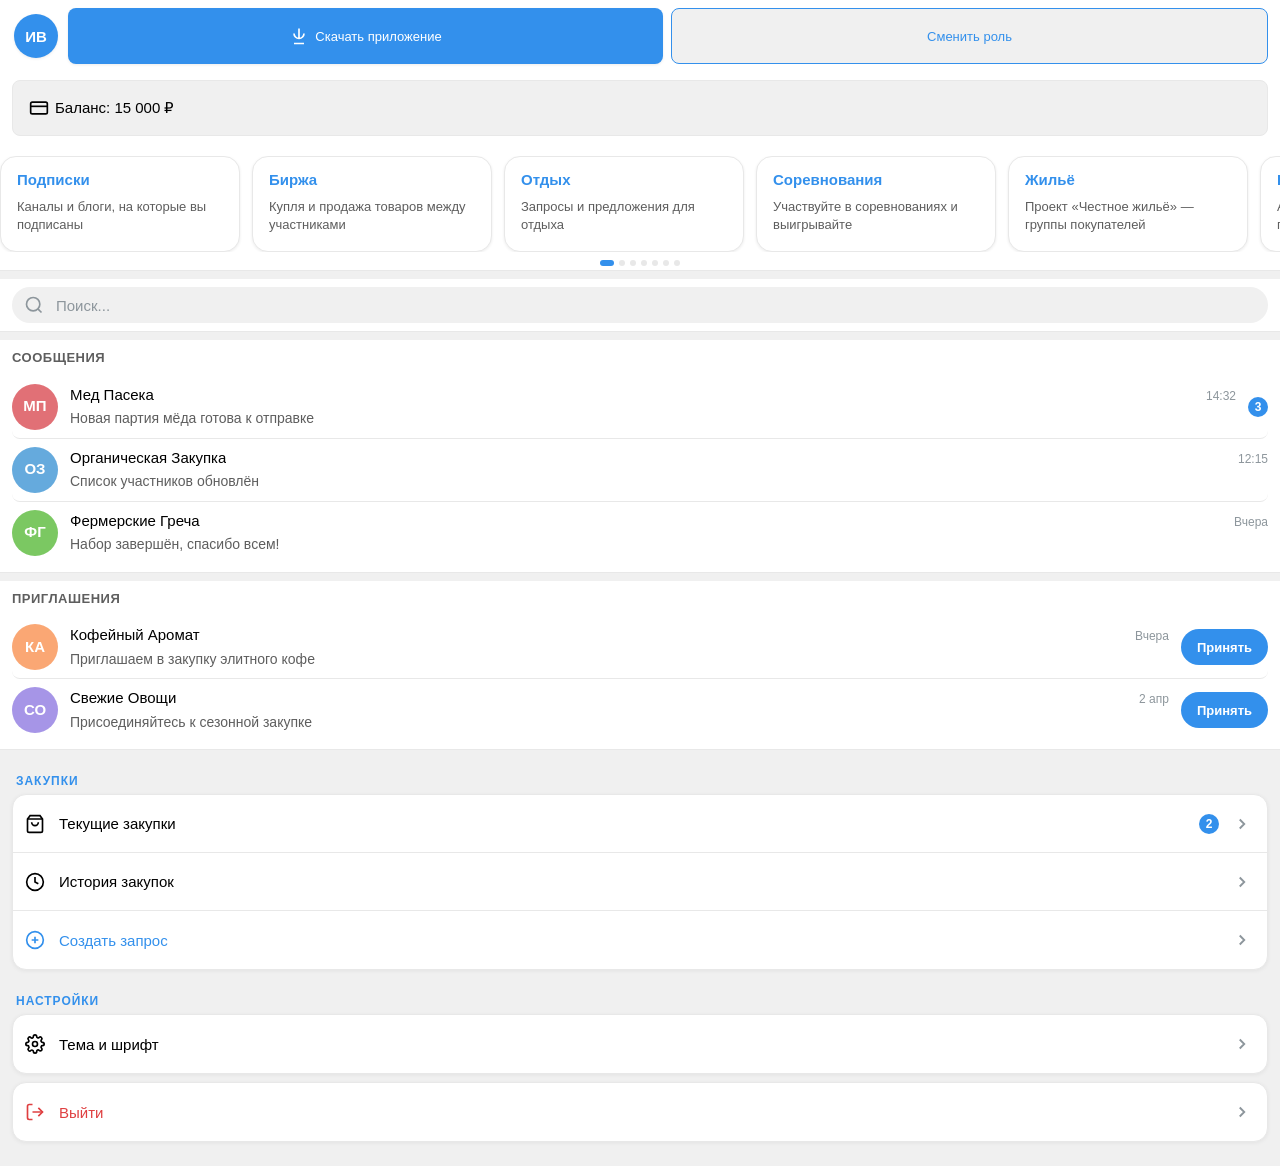
<file: experiments/lk-preview.html>
<!DOCTYPE html>
<html lang="ru" data-theme="light">
<head>
  <meta charset="UTF-8">
  <meta name="viewport" content="width=device-width, initial-scale=1.0, maximum-scale=1.0, user-scalable=no">
  <title>LK Preview — React CSS</title>
  <link rel="stylesheet" href="../frontend-react/src/styles/telegram.css">
  <style>
    /* Override tg- variables to match lk-style.css values */
    :root {
      --tg-primary: #3390ec;
      --tg-primary-dark: #2b7ed8;
      --tg-primary-light: #4ea4f6;
      --tg-bg-primary: #ffffff;
      --tg-bg-secondary: #f0f0f0;
      --tg-bg-tertiary: #e8e8e8;
      --tg-text-primary: #000000;
      --tg-text-secondary: #5e5e5e;
      --tg-text-muted: #8d969c;
      --tg-text-link: #3390ec;
      --tg-border: #dadce0;
      --tg-border-light: #e8e8e8;
      --tg-shadow: 0 1px 3px rgba(0,0,0,0.08);
      --tg-error: #df3f40;
      --tg-success: #4fae4e;
      --tg-transition: 0.15s ease;
      --tg-radius-lg: 12px;
      --tg-radius-round: 50%;
      --tg-spacing-xs: 4px;
      --tg-spacing-sm: 8px;
      --tg-spacing-md: 12px;
      --tg-spacing-lg: 16px;
      --tg-spacing-xl: 24px;
      --tg-font-size-xs: 0.65rem;
      --tg-font-size-sm: 0.75rem;
      --tg-font-size-base: 0.875rem;
      --tg-font-size-md: 0.95rem;
      --tg-font-size-lg: 1.1rem;
    }
    body {
      margin: 0;
      background: #e6eaed;
      font-family: -apple-system, BlinkMacSystemFont, 'SF Pro Text', 'Roboto', 'Segoe UI', sans-serif;
      font-size: 14px;
      -webkit-font-smoothing: antialiased;
    }
  </style>
</head>
<body>

<div class="lk-root">
  <!-- TOP BAR -->
  <div class="lk-topbar">
    <!-- Row 1: Avatar | Download App | Switch Role -->
    <div class="lk-topbar-row lk-topbar-row1">
      <button class="lk-btn-avatar">
        <div class="lk-avatar-circle" style="background: #3390ec">ИВ</div>
      </button>
      <div class="lk-topbar-actions">
        <button class="lk-btn-action">
          <svg class="lk-btn-action-icon" viewBox="0 0 24 24" fill="none" stroke="currentColor" stroke-width="2">
            <path d="M18 9a6 6 0 01-6 6m0 0a6 6 0 01-6-6m6 6V3m-6 18h12"/>
          </svg>
          Скачать приложение
        </button>
        <button class="lk-btn-action lk-btn-action--outline">
          Сменить роль
        </button>
      </div>
    </div>
    <!-- Row 2: Balance -->
    <div class="lk-topbar-row lk-topbar-row2">
      <button class="lk-btn-balance">
        <svg class="lk-btn-action-icon" viewBox="0 0 24 24" fill="none" stroke="currentColor" stroke-width="2">
          <rect x="2" y="5" width="20" height="14" rx="2"/>
          <line x1="2" y1="10" x2="22" y2="10"/>
        </svg>
        Баланс: 15 000 ₽
      </button>
    </div>
    <!-- Row 3: Slider -->
    <div class="lk-slider-wrapper">
      <div class="lk-slider-track">
        <div class="lk-card"><div class="lk-card-title">Подписки</div><div class="lk-card-desc">Каналы и блоги, на которые вы подписаны</div></div>
        <div class="lk-card"><div class="lk-card-title">Биржа</div><div class="lk-card-desc">Купля и продажа товаров между участниками</div></div>
        <div class="lk-card"><div class="lk-card-title">Отдых</div><div class="lk-card-desc">Запросы и предложения для отдыха</div></div>
        <div class="lk-card"><div class="lk-card-title">Соревнования</div><div class="lk-card-desc">Участвуйте в соревнованиях и выигрывайте</div></div>
        <div class="lk-card"><div class="lk-card-title">Жильё</div><div class="lk-card-desc">Проект «Честное жильё» — группы покупателей</div></div>
        <div class="lk-card"><div class="lk-card-title">Новости</div><div class="lk-card-desc">Актуальные посты от поставщиков и организаторов</div></div>
        <div class="lk-card"><div class="lk-card-title">Блоги / каналы</div><div class="lk-card-desc">Лента постов и популярные материалы</div></div>
      </div>
      <div class="lk-slider-dots">
        <span class="lk-dot active"></span>
        <span class="lk-dot"></span>
        <span class="lk-dot"></span>
        <span class="lk-dot"></span>
        <span class="lk-dot"></span>
        <span class="lk-dot"></span>
        <span class="lk-dot"></span>
      </div>
    </div>
  </div>

  <!-- SCROLLABLE BODY -->
  <div class="lk-body">
    <!-- Search bar -->
    <div class="lk-section-block">
      <div class="lk-search-bar" style="margin:0">
        <div class="lk-search-bar-icon">
          <svg width="20" height="20" viewBox="0 0 24 24" fill="none" stroke="currentColor" stroke-width="2"><circle cx="11" cy="11" r="8"/><line x1="21" y1="21" x2="16.65" y2="16.65"/></svg>
        </div>
        <input class="lk-search-input" type="text" placeholder="Поиск...">
      </div>
    </div>

    <!-- Messages -->
    <div class="lk-section-block">
      <div class="lk-section-title">Сообщения</div>
      <div class="lk-messages-list">
        <div class="lk-message-item">
          <div class="lk-message-avatar" style="background:#e17076">МП</div>
          <div class="lk-message-info">
            <div class="lk-message-row">
              <span class="lk-message-name">Мед Пасека</span>
              <span class="lk-message-time">14:32</span>
            </div>
            <div class="lk-message-text">Новая партия мёда готова к отправке</div>
          </div>
          <span class="lk-message-badge">3</span>
        </div>
        <div class="lk-message-item">
          <div class="lk-message-avatar" style="background:#65aadd">ОЗ</div>
          <div class="lk-message-info">
            <div class="lk-message-row">
              <span class="lk-message-name">Органическая Закупка</span>
              <span class="lk-message-time">12:15</span>
            </div>
            <div class="lk-message-text">Список участников обновлён</div>
          </div>
        </div>
        <div class="lk-message-item">
          <div class="lk-message-avatar" style="background:#7bc862">ФГ</div>
          <div class="lk-message-info">
            <div class="lk-message-row">
              <span class="lk-message-name">Фермерские Греча</span>
              <span class="lk-message-time">Вчера</span>
            </div>
            <div class="lk-message-text">Набор завершён, спасибо всем!</div>
          </div>
        </div>
      </div>
    </div>

    <!-- Invitations -->
    <div class="lk-section-block">
      <div class="lk-section-title">Приглашения</div>
      <div class="lk-messages-list">
        <div class="lk-message-item">
          <div class="lk-message-avatar" style="background:#faa774">КА</div>
          <div class="lk-message-info">
            <div class="lk-message-row">
              <span class="lk-message-name">Кофейный Аромат</span>
              <span class="lk-message-time">Вчера</span>
            </div>
            <div class="lk-message-text">Приглашаем в закупку элитного кофе</div>
          </div>
          <button class="lk-btn-invite-accept">Принять</button>
        </div>
        <div class="lk-message-item">
          <div class="lk-message-avatar" style="background:#a695e7">СО</div>
          <div class="lk-message-info">
            <div class="lk-message-row">
              <span class="lk-message-name">Свежие Овощи</span>
              <span class="lk-message-time">2 апр</span>
            </div>
            <div class="lk-message-text">Присоединяйтесь к сезонной закупке</div>
          </div>
          <button class="lk-btn-invite-accept">Принять</button>
        </div>
      </div>
    </div>

    <!-- Action rows -->
    <div class="lk-group-header">Закупки</div>
    <div class="lk-section-group">
      <button class="lk-list-action-btn">
        <svg width="20" height="20" viewBox="0 0 24 24" fill="none" stroke="currentColor" stroke-width="2"><path d="M6 2L3 6v14a2 2 0 002 2h14a2 2 0 002-2V6l-3-4z"/><line x1="3" y1="6" x2="21" y2="6"/><path d="M16 10a4 4 0 01-8 0"/></svg>
        <span style="flex:1;text-align:left">Текущие закупки</span>
        <span class="lk-message-badge">2</span>
        <svg class="lk-chevron" viewBox="0 0 24 24" fill="none" stroke="currentColor" stroke-width="2.5"><polyline points="9 18 15 12 9 6"/></svg>
      </button>
      <button class="lk-list-action-btn">
        <svg width="20" height="20" viewBox="0 0 24 24" fill="none" stroke="currentColor" stroke-width="2"><circle cx="12" cy="12" r="10"/><polyline points="12 6 12 12 16 14"/></svg>
        <span style="flex:1;text-align:left">История закупок</span>
        <svg class="lk-chevron" viewBox="0 0 24 24" fill="none" stroke="currentColor" stroke-width="2.5"><polyline points="9 18 15 12 9 6"/></svg>
      </button>
      <button class="lk-list-action-btn lk-list-action-btn--primary">
        <svg width="20" height="20" viewBox="0 0 24 24" fill="none" stroke="currentColor" stroke-width="2"><circle cx="12" cy="12" r="10"/><line x1="12" y1="8" x2="12" y2="16"/><line x1="8" y1="12" x2="16" y2="12"/></svg>
        <span style="flex:1;text-align:left">Создать запрос</span>
        <svg class="lk-chevron" viewBox="0 0 24 24" fill="none" stroke="currentColor" stroke-width="2.5"><polyline points="9 18 15 12 9 6"/></svg>
      </button>
    </div>

    <div class="lk-group-header">Настройки</div>
    <div class="lk-section-group">
      <button class="lk-list-action-btn">
        <svg width="20" height="20" viewBox="0 0 24 24" fill="none" stroke="currentColor" stroke-width="2"><circle cx="12" cy="12" r="3"/><path d="M19.4 15a1.65 1.65 0 00.33 1.82l.06.06a2 2 0 010 2.83 2 2 0 01-2.83 0l-.06-.06a1.65 1.65 0 00-1.82-.33 1.65 1.65 0 00-1 1.51V21a2 2 0 01-4 0v-.09A1.65 1.65 0 009 19.4a1.65 1.65 0 00-1.82.33l-.06.06a2 2 0 01-2.83-2.83l.06-.06A1.65 1.65 0 004.68 15a1.65 1.65 0 00-1.51-1H3a2 2 0 010-4h.09A1.65 1.65 0 004.6 9a1.65 1.65 0 00-.33-1.82l-.06-.06a2 2 0 012.83-2.83l.06.06A1.65 1.65 0 009 4.68a1.65 1.65 0 001-1.51V3a2 2 0 014 0v.09a1.65 1.65 0 001 1.51 1.65 1.65 0 001.82-.33l.06-.06a2 2 0 012.83 2.83l-.06.06A1.65 1.65 0 0019.4 9a1.65 1.65 0 001.51 1H21a2 2 0 010 4h-.09a1.65 1.65 0 00-1.51 1z"/></svg>
        <span style="flex:1;text-align:left">Тема и шрифт</span>
        <svg class="lk-chevron" viewBox="0 0 24 24" fill="none" stroke="currentColor" stroke-width="2.5"><polyline points="9 18 15 12 9 6"/></svg>
      </button>
    </div>

    <!-- Logout -->
    <div class="lk-section-group" style="margin-bottom:24px">
      <button class="lk-list-action-btn lk-list-action-btn--danger">
        <svg width="20" height="20" viewBox="0 0 24 24" fill="none" stroke="currentColor" stroke-width="2"><path d="M9 21H5a2 2 0 01-2-2V5a2 2 0 012-2h4"/><polyline points="16 17 21 12 16 7"/><line x1="21" y1="12" x2="9" y2="12"/></svg>
        <span style="flex:1;text-align:left">Выйти</span>
        <svg class="lk-chevron" viewBox="0 0 24 24" fill="none" stroke="currentColor" stroke-width="2.5"><polyline points="9 18 15 12 9 6"/></svg>
      </button>
    </div>
  </div>
</div>

</body>
</html>
</file>
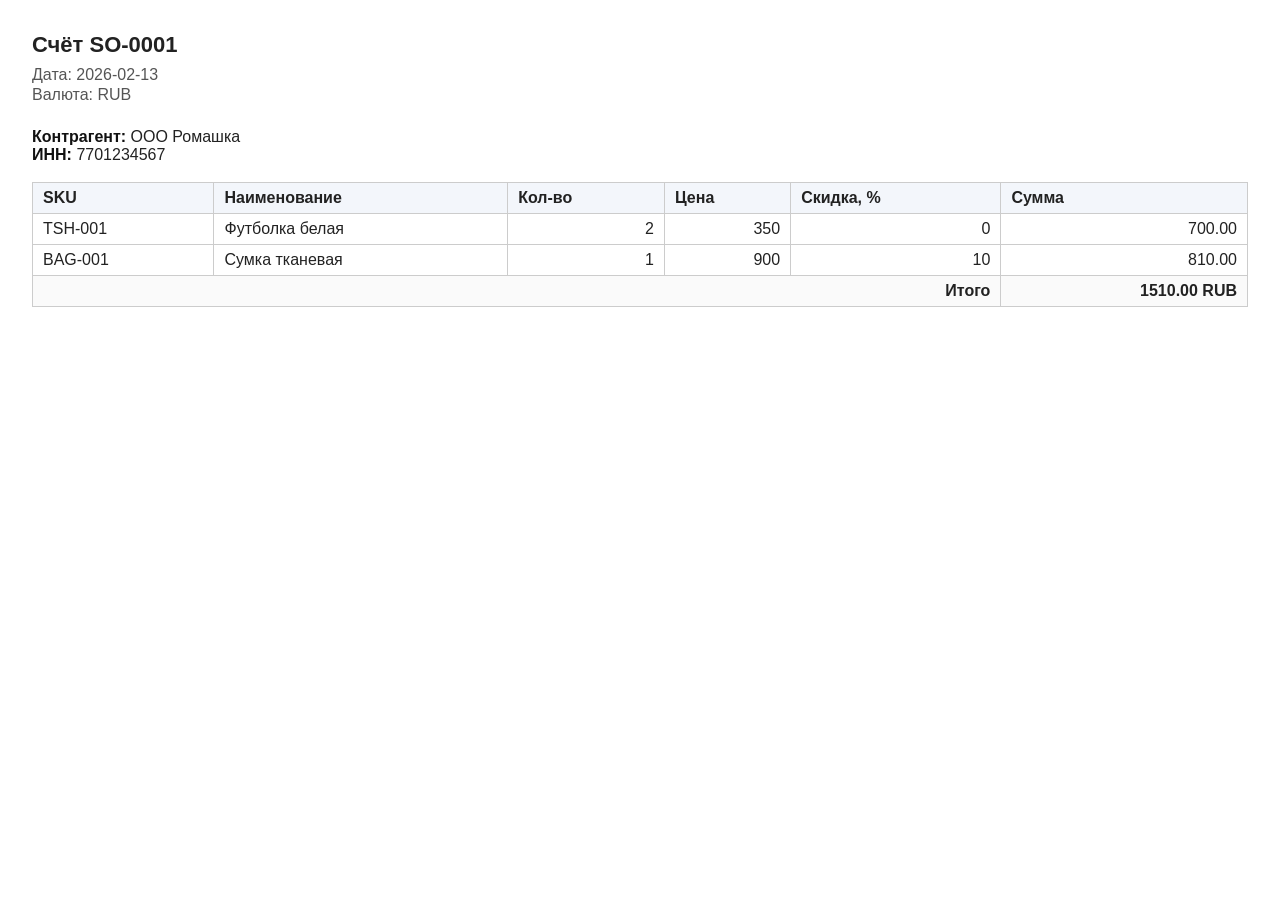
<file: test_assignment/invoice.html>
<!DOCTYPE html>
<html lang="ru">
<head>
<meta charset="utf-8">
<title>Счёт SO-0001</title>
<style>
  body { font-family: "Segoe UI", Arial, sans-serif; margin: 32px; color: #222; }
  h1 { margin: 0 0 8px; font-size: 22px; }
  .meta { color: #555; margin-bottom: 24px; }
  .meta div { margin: 2px 0; }
  table { border-collapse: collapse; width: 100%; }
  th, td { border: 1px solid #ccc; padding: 6px 10px; vertical-align: top; }
  th { background: #f3f6fb; text-align: left; }
  td.num { text-align: right; font-variant-numeric: tabular-nums; }
  tfoot td { font-weight: bold; background: #fafafa; }
  .partner { margin-bottom: 18px; }
  .partner b { color: #111; }
  @media print { body { margin: 12mm; } }
</style>
</head>
<body>
  <h1>Счёт SO-0001</h1>
  <div class="meta">
    <div>Дата: 2026-02-13</div>
    <div>Валюта: RUB</div>
  </div>
  <div class="partner">
    <div><b>Контрагент:</b> ООО Ромашка</div>
    <div><b>ИНН:</b> 7701234567</div>
  </div>
  <table>
    <thead>
      <tr>
        <th>SKU</th>
        <th>Наименование</th>
        <th class="num">Кол-во</th>
        <th class="num">Цена</th>
        <th class="num">Скидка, %</th>
        <th class="num">Сумма</th>
      </tr>
    </thead>
    <tbody>
      <tr><td>TSH-001</td><td>Футболка белая</td><td class="num">2</td><td class="num">350</td><td class="num">0</td><td class="num">700.00</td></tr>
      <tr><td>BAG-001</td><td>Сумка тканевая</td><td class="num">1</td><td class="num">900</td><td class="num">10</td><td class="num">810.00</td></tr>
    </tbody>
    <tfoot>
      <tr>
        <td colspan="5" class="num">Итого</td>
        <td class="num">1510.00 RUB</td>
      </tr>
    </tfoot>
  </table>
</body>
</html>
</file>
<file: frontend-react/src/styles/telegram.css>
/* GroupBuy Bot — Pixel-Perfect Telegram Desktop (WebZ) Design System */

/* ============================================
   CSS VARIABLES — Telegram Color Palette
   ============================================ */

:root {
  /* Primary colors — exact Telegram spec */
  --tg-primary: #3390ec;
  --tg-primary-dark: #1f7ed2;
  --tg-primary-light: rgba(51, 144, 236, 0.2);

  /* Background colors (light theme) */
  --tg-bg-primary: #ffffff;
  --tg-bg-secondary: #eef0f2;
  --tg-bg-tertiary: #eef0f2;
  --tg-bg-chat: #eef0f2;

  /* Text colors (light theme) */
  --tg-text-primary: #000000;
  --tg-text-secondary: #5e6670;
  --tg-text-muted: #8e8e93;
  --tg-text-link: #3390ec;

  /* Message colors */
  --tg-msg-outgoing: #effdde;
  --tg-msg-incoming: #ffffff;
  --tg-msg-system: rgba(0, 0, 0, 0.04);

  /* Status colors */
  --tg-online: #4fae4e;
  --tg-typing: #3390ec;
  --tg-error: #ff3b30;
  --tg-warning: #f5a623;
  --tg-success: #4fae4e;

  /* Border colors (light theme) */
  --tg-border: #e0e0e0;
  --tg-border-light: #e0e0e0;

  /* Shadows — exact Telegram spec */
  --tg-shadow: 0px 1px 2px rgba(0, 0, 0, 0.05);
  --tg-shadow-medium: 0px 4px 12px rgba(0, 0, 0, 0.15);
  --tg-shadow-large: 0px 4px 12px rgba(0, 0, 0, 0.15);

  /* Transitions — max 0.2s per spec */
  --tg-transition: 0.2s ease;

  /* Typography — exact Telegram spec */
  --tg-font-family: system-ui, -apple-system, 'Segoe UI', Roboto, Helvetica, Arial, sans-serif;
  --tg-font-size-xs: 11px;
  --tg-font-size-sm: 12px;
  --tg-font-size-base: 15px;
  --tg-font-size-secondary: 13px;
  --tg-font-size-md: 15px;
  --tg-font-size-lg: 17px;
  --tg-font-size-xl: 18px;
  --tg-font-size-xxl: 20px;

  /* Spacing — only 4/8/12/16/24/32/48px */
  --tg-spacing-xs: 4px;
  --tg-spacing-sm: 8px;
  --tg-spacing-md: 12px;
  --tg-spacing-lg: 16px;
  --tg-spacing-xl: 24px;
  --tg-spacing-2xl: 32px;
  --tg-spacing-3xl: 48px;

  /* Border radius — exact Telegram spec */
  --tg-radius-sm: 6px;
  --tg-radius-md: 10px;
  --tg-radius-lg: 10px;
  --tg-radius-xl: 16px;
  --tg-radius-avatar: 30px;
  --tg-radius-round: 50%;

  /* Sizes */
  --tg-sidebar-width: 260px;
  --tg-header-height: 56px;
  --tg-input-height: 44px;
  --tg-btn-height: 44px;
  --tg-avatar-sm: 32px;
  --tg-avatar-md: 42px;
  --tg-avatar-lg: 54px;
}

/* Dark theme variables — exact Telegram spec */
[data-theme="dark"] {
  --tg-bg-primary: #1c1c1e;
  --tg-bg-secondary: #0f0f0f;
  --tg-bg-tertiary: #2c2c2e;
  --tg-bg-chat: #0f0f0f;

  --tg-text-primary: #ffffff;
  --tg-text-secondary: #8e8e93;
  --tg-text-muted: #636366;

  --tg-msg-outgoing: #2b5278;
  --tg-msg-incoming: #1c1c1e;

  --tg-border: #3a3a3c;
  --tg-border-light: #3a3a3c;
}

/* ============================================
   RESET & BASE STYLES
   ============================================ */

*, *::before, *::after {
  box-sizing: border-box;
  margin: 0;
  padding: 0;
}

html, body, #root {
  height: 100%;
  font-family: var(--tg-font-family);
  font-size: var(--tg-font-size-base);
  line-height: 1.5;
  color: var(--tg-text-primary);
  background-color: var(--tg-bg-secondary);
  -webkit-font-smoothing: antialiased;
  -moz-osx-font-smoothing: grayscale;
}

a {
  color: var(--tg-text-link);
  text-decoration: none;
}

a:hover {
  text-decoration: underline;
}

button {
  font-family: inherit;
  cursor: pointer;
  border: none;
  outline: none;
  background: none;
}

input, textarea, select {
  font-family: inherit;
  font-size: inherit;
  border: none;
  outline: none;
}

/* ============================================
   LAYOUT COMPONENTS
   ============================================ */

.app-container {
  display: flex;
  height: 100vh;
  overflow: hidden;
  max-width: 430px;
  margin: 0 auto;
  position: relative;
  box-shadow: var(--tg-shadow-large);
}

@media (max-width: 480px) {
  .app-container {
    max-width: 100%;
    box-shadow: none;
  }
}

.sidebar {
  position: absolute;
  left: 0;
  top: 0;
  bottom: 0;
  z-index: 100;
  transform: translateX(-100%);
  transition: transform var(--tg-transition);
  width: 100%;
  min-width: auto;
  background-color: var(--tg-bg-primary);
  border-right: 1px solid var(--tg-border);
  display: flex;
  flex-direction: column;
}

.sidebar.open {
  transform: translateX(0);
}

.main-content {
  flex: 1;
  display: flex;
  flex-direction: column;
  background-color: var(--tg-bg-chat);
  overflow: hidden;
  width: 100%;
}

/* ============================================
   HEADER COMPONENTS
   ============================================ */

.header {
  height: var(--tg-header-height);
  background-color: var(--tg-bg-primary);
  border-bottom: 1px solid var(--tg-border);
  display: flex;
  align-items: center;
  padding: 0 var(--tg-spacing-lg);
  gap: var(--tg-spacing-md);
  flex-shrink: 0;
}

.header-title {
  font-size: var(--tg-font-size-lg);
  font-weight: 500;
  color: var(--tg-text-primary);
}

.header-subtitle {
  font-size: var(--tg-font-size-sm);
  color: var(--tg-text-secondary);
}

/* Search bar */
.search-bar {
  position: relative;
  padding: var(--tg-spacing-sm) var(--tg-spacing-md);
}

.search-input {
  width: 100%;
  height: 36px;
  padding: 0 var(--tg-spacing-md) 0 36px;
  background-color: var(--tg-bg-secondary);
  border-radius: var(--tg-radius-xl);
  font-size: var(--tg-font-size-base);
  color: var(--tg-text-primary);
  transition: background-color var(--tg-transition);
}

.search-input:focus {
  background-color: var(--tg-bg-tertiary);
}

.search-input::placeholder {
  color: var(--tg-text-muted);
}

.search-icon {
  position: absolute;
  left: 24px;
  top: 50%;
  transform: translateY(-50%);
  color: var(--tg-text-muted);
  width: 20px;
  height: 20px;
}

/* ============================================
   CHAT LIST
   ============================================ */

.chat-list {
  flex: 1;
  overflow-y: auto;
  overflow-x: hidden;
}

.chat-item {
  display: flex;
  align-items: center;
  padding: var(--tg-spacing-sm) var(--tg-spacing-md);
  gap: var(--tg-spacing-md);
  cursor: pointer;
  transition: background-color var(--tg-transition);
}

.chat-item:hover {
  background-color: var(--tg-bg-secondary);
}

.chat-item.active {
  background-color: var(--tg-primary);
}

.chat-item.active .chat-title,
.chat-item.active .chat-message,
.chat-item.active .chat-time {
  color: #ffffff;
}

.chat-avatar {
  width: var(--tg-avatar-lg);
  height: var(--tg-avatar-lg);
  border-radius: var(--tg-radius-round);
  background-color: var(--tg-primary);
  display: flex;
  align-items: center;
  justify-content: center;
  color: #ffffff;
  font-size: var(--tg-font-size-xl);
  font-weight: 500;
  flex-shrink: 0;
}

.chat-info {
  flex: 1;
  min-width: 0;
  overflow: hidden;
}

.chat-header {
  display: flex;
  justify-content: space-between;
  align-items: baseline;
  margin-bottom: 2px;
}

.chat-title {
  font-size: var(--tg-font-size-md);
  font-weight: 500;
  color: var(--tg-text-primary);
  white-space: nowrap;
  overflow: hidden;
  text-overflow: ellipsis;
}

.chat-time {
  font-size: var(--tg-font-size-xs);
  color: var(--tg-text-muted);
  flex-shrink: 0;
  margin-left: var(--tg-spacing-sm);
}

.chat-message {
  font-size: var(--tg-font-size-secondary);
  color: var(--tg-text-secondary);
  white-space: nowrap;
  overflow: hidden;
  text-overflow: ellipsis;
}

.chat-badge {
  min-width: 20px;
  height: 20px;
  padding: 0 6px;
  background-color: var(--tg-primary);
  border-radius: 10px;
  color: #ffffff;
  font-size: var(--tg-font-size-xs);
  font-weight: 500;
  display: flex;
  align-items: center;
  justify-content: center;
  flex-shrink: 0;
}

/* ============================================
   HORIZONTAL SLIDER (Procurements)
   ============================================ */

.procurement-slider {
  background-color: var(--tg-bg-primary);
  border-bottom: 1px solid var(--tg-border);
  padding: var(--tg-spacing-md);
  flex-shrink: 0;
}

.slider-title {
  font-size: var(--tg-font-size-sm);
  font-weight: 600;
  color: var(--tg-text-secondary);
  text-transform: uppercase;
  margin-bottom: var(--tg-spacing-sm);
  letter-spacing: 0.5px;
}

.slider-container {
  display: flex;
  gap: var(--tg-spacing-md);
  overflow-x: auto;
  padding-bottom: var(--tg-spacing-sm);
  scrollbar-width: thin;
  scrollbar-color: var(--tg-border) transparent;
}

.slider-container::-webkit-scrollbar {
  height: 4px;
}

.slider-container::-webkit-scrollbar-track {
  background: transparent;
}

.slider-container::-webkit-scrollbar-thumb {
  background-color: var(--tg-border);
  border-radius: 2px;
}

.procurement-card {
  min-width: 200px;
  max-width: 200px;
  background-color: var(--tg-bg-secondary);
  border-radius: var(--tg-radius-lg);
  padding: var(--tg-spacing-md);
  cursor: pointer;
  transition: transform var(--tg-transition), box-shadow var(--tg-transition);
}

.procurement-card:hover {
  transform: translateY(-2px);
  box-shadow: var(--tg-shadow-medium);
}

.procurement-card-image {
  width: 100%;
  height: 100px;
  object-fit: cover;
  border-radius: var(--tg-radius-sm);
  margin-bottom: var(--tg-spacing-xs);
  display: block;
}

.procurement-title {
  font-size: var(--tg-font-size-base);
  font-weight: 500;
  color: var(--tg-text-primary);
  margin-bottom: var(--tg-spacing-xs);
  overflow: hidden;
  display: -webkit-box;
  -webkit-line-clamp: 2;
  -webkit-box-orient: vertical;
}

.procurement-info {
  font-size: var(--tg-font-size-sm);
  color: var(--tg-text-secondary);
  margin-bottom: var(--tg-spacing-sm);
}

.procurement-progress {
  height: 4px;
  background-color: var(--tg-border);
  border-radius: 2px;
  overflow: hidden;
}

.procurement-progress-bar {
  height: 100%;
  background-color: var(--tg-primary);
  border-radius: 2px;
  transition: width 0.3s ease;
}

.procurement-stats {
  display: flex;
  justify-content: space-between;
  margin-top: var(--tg-spacing-xs);
  font-size: var(--tg-font-size-xs);
  color: var(--tg-text-muted);
}

/* ============================================
   MESSAGE AREA
   ============================================ */

.message-area {
  flex: 1;
  overflow-y: auto;
  padding: var(--tg-spacing-lg);
  display: flex;
  flex-direction: column;
  gap: var(--tg-spacing-sm);
}

.message {
  max-width: 70%;
  padding: var(--tg-spacing-sm) var(--tg-spacing-md);
  border-radius: var(--tg-radius-lg);
  position: relative;
  word-wrap: break-word;
}

.message.incoming {
  align-self: flex-start;
  background-color: var(--tg-msg-incoming);
  border-bottom-left-radius: var(--tg-radius-sm);
  box-shadow: var(--tg-shadow);
}

.message.outgoing {
  align-self: flex-end;
  background-color: var(--tg-msg-outgoing);
  border-bottom-right-radius: var(--tg-radius-sm);
}

.message.system {
  align-self: center;
  background-color: var(--tg-msg-system);
  font-size: var(--tg-font-size-sm);
  color: var(--tg-text-secondary);
  border-radius: var(--tg-radius-xl);
  padding: var(--tg-spacing-xs) var(--tg-spacing-md);
  max-width: none;
}

.message-sender {
  font-size: var(--tg-font-size-sm);
  font-weight: 500;
  color: var(--tg-primary);
  margin-bottom: var(--tg-spacing-xs);
}

.message-text {
  font-size: var(--tg-font-size-base);
  color: var(--tg-text-primary);
  line-height: 1.4;
}

.message-time {
  font-size: var(--tg-font-size-xs);
  color: var(--tg-text-muted);
  text-align: right;
  margin-top: var(--tg-spacing-xs);
}

.message-date-divider {
  text-align: center;
  margin: var(--tg-spacing-lg) 0;
}

.message-date-divider span {
  background-color: rgba(0, 0, 0, 0.3);
  color: #ffffff;
  padding: var(--tg-spacing-xs) var(--tg-spacing-md);
  border-radius: var(--tg-radius-xl);
  font-size: var(--tg-font-size-sm);
}

/* ============================================
   MESSAGE INPUT
   ============================================ */

.message-input-area {
  background-color: var(--tg-bg-primary);
  border-top: 1px solid var(--tg-border);
  padding: var(--tg-spacing-md);
  display: flex;
  align-items: flex-end;
  gap: var(--tg-spacing-sm);
  flex-shrink: 0;
}

.message-input-container {
  flex: 1;
  display: flex;
  align-items: flex-end;
  background-color: var(--tg-bg-secondary);
  border-radius: var(--tg-radius-xl);
  padding: var(--tg-spacing-sm) var(--tg-spacing-md);
}

.message-input {
  flex: 1;
  max-height: 150px;
  resize: none;
  background: transparent;
  font-size: var(--tg-font-size-base);
  color: var(--tg-text-primary);
  line-height: 1.4;
}

.message-input::placeholder {
  color: var(--tg-text-muted);
}

.send-button {
  width: 44px;
  height: 44px;
  border-radius: var(--tg-radius-round);
  background-color: var(--tg-primary);
  color: #ffffff;
  display: flex;
  align-items: center;
  justify-content: center;
  transition: background-color var(--tg-transition), transform var(--tg-transition);
  flex-shrink: 0;
}

.send-button:hover {
  background-color: var(--tg-primary-dark);
}

.send-button:active {
  transform: scale(0.95);
}

/* ============================================
   BUTTONS
   ============================================ */

.btn {
  display: inline-flex;
  align-items: center;
  justify-content: center;
  height: var(--tg-btn-height);
  padding: 0 var(--tg-spacing-lg);
  font-size: var(--tg-font-size-base);
  font-weight: 500;
  border-radius: var(--tg-radius-md);
  transition: background-color var(--tg-transition), opacity var(--tg-transition);
}

.btn-primary {
  background-color: var(--tg-primary);
  color: #ffffff;
  box-shadow: var(--tg-shadow);
}

.btn-primary:hover {
  background-color: var(--tg-primary-dark);
}

.btn-primary:active {
  opacity: 0.9;
}

.btn-primary:disabled {
  opacity: 0.6;
  cursor: not-allowed;
}

.btn-secondary {
  background-color: transparent;
  border: 1px solid var(--tg-border);
  color: var(--tg-primary);
}

.btn-secondary:hover {
  background-color: var(--tg-primary-light);
  border-color: var(--tg-primary);
}

.btn-outline {
  background-color: transparent;
  border: 1px solid var(--tg-border);
  color: var(--tg-primary);
}

.btn-outline:hover {
  background-color: var(--tg-primary-light);
  border-color: var(--tg-primary);
}

.btn-round {
  border-radius: var(--tg-radius-avatar);
}

.btn-icon {
  width: 40px;
  height: 40px;
  padding: 0;
  border-radius: var(--tg-radius-round);
  color: var(--tg-text-secondary);
}

.btn-icon:hover {
  background-color: rgba(0, 0, 0, 0.06);
}

[data-theme="dark"] .btn-icon:hover {
  background-color: rgba(255, 255, 255, 0.06);
}

/* ============================================
   FORMS — exact Telegram spec
   ============================================ */

.form-group {
  margin-bottom: var(--tg-spacing-lg);
}

.form-label {
  display: block;
  font-size: var(--tg-font-size-secondary);
  font-weight: 500;
  color: var(--tg-text-secondary);
  margin-bottom: var(--tg-spacing-xs);
}

.form-input {
  width: 100%;
  height: var(--tg-input-height);
  padding: 0 var(--tg-spacing-md);
  background-color: var(--tg-bg-primary);
  border: 1.5px solid var(--tg-border);
  border-radius: var(--tg-radius-md);
  font-size: var(--tg-font-size-base);
  color: var(--tg-text-primary);
  transition: border-color var(--tg-transition), box-shadow var(--tg-transition);
}

.form-input:focus {
  border-color: var(--tg-primary);
  border-width: 2px;
  box-shadow: 0 0 0 3px rgba(51, 144, 236, 0.15);
  outline: none;
}

.form-input.error,
.form-input-error {
  border-color: var(--tg-error) !important;
}

.form-input::placeholder {
  color: var(--tg-text-muted);
  font-size: var(--tg-font-size-base);
}

/* M3 outlined text field */
.m3-field {
  position: relative;
  margin-bottom: 8px;
}

.m3-field__input {
  width: 100%;
  height: 48px;
  padding: 14px 16px 2px;
  background: var(--tg-bg-primary);
  border: 1.5px solid var(--tg-border);
  border-radius: 8px;
  font-size: 15px;
  color: var(--tg-text-primary);
  transition: border-color 0.15s, border-width 0.1s;
  outline: none;
}

.m3-field__input:focus {
  border-color: var(--tg-primary);
  border-width: 2px;
}

.m3-field__label {
  position: absolute;
  left: 16px;
  top: 14px;
  font-size: 15px;
  color: var(--tg-text-muted);
  pointer-events: none;
  transition: top 0.15s, font-size 0.15s, color 0.15s;
  background: transparent;
}

.m3-field__input:focus ~ .m3-field__label,
.m3-field__input:not(:placeholder-shown) ~ .m3-field__label {
  top: 4px;
  font-size: 11px;
  color: var(--tg-primary);
}

.m3-field__input:focus {
  padding-top: 18px;
  padding-bottom: 4px;
}

/* M3 select */
.m3-select {
  width: 100%;
  height: 48px;
  padding: 0 36px 0 14px;
  background: var(--tg-bg-primary);
  border: 1.5px solid var(--tg-border);
  border-radius: 8px;
  font-size: 15px;
  color: var(--tg-text-primary);
  outline: none;
  appearance: none;
  background-image: url("data:image/svg+xml,%3Csvg xmlns='http://www.w3.org/2000/svg' width='20' height='20' viewBox='0 0 24 24' fill='none' stroke='%235e6670' stroke-width='2'%3E%3Cpolyline points='6 9 12 15 18 9'%3E%3C/polyline%3E%3C/svg%3E");
  background-repeat: no-repeat;
  background-position: right 10px center;
  cursor: pointer;
  transition: border-color 0.15s;
}
.m3-select:focus { border-color: var(--tg-primary); border-width: 2px; }

.form-textarea {
  min-height: 100px;
  padding: var(--tg-spacing-md);
  resize: vertical;
  height: auto;
}

.form-select {
  appearance: none;
  background-image: url("data:image/svg+xml,%3Csvg xmlns='http://www.w3.org/2000/svg' width='24' height='24' viewBox='0 0 24 24' fill='none' stroke='%23707579' stroke-width='2' stroke-linecap='round' stroke-linejoin='round'%3E%3Cpolyline points='6 9 12 15 18 9'%3E%3C/polyline%3E%3C/svg%3E");
  background-repeat: no-repeat;
  background-position: right 12px center;
  background-size: 16px;
  padding-right: 40px;
}

.form-error {
  font-size: var(--tg-font-size-sm);
  color: var(--tg-error);
  margin-top: var(--tg-spacing-xs);
}

/* ============================================
   PERSONAL CABINET
   ============================================ */

.cabinet {
  padding: var(--tg-spacing-xl);
  background-color: var(--tg-bg-primary);
}

.lc-topbar {
  display: flex;
  align-items: center;
  gap: 10px;
  padding: 10px 16px;
  background: var(--tg-bg-primary);
  border-bottom: 1px solid var(--tg-border-light);
  position: sticky;
  top: 0;
  z-index: 10;
}

.lc-topbar__avatar {
  width: 46px;
  height: 46px;
  min-width: 46px;
  border-radius: 50%;
  color: #fff;
  border: none;
  cursor: pointer;
  display: flex;
  align-items: center;
  justify-content: center;
  font-size: 1rem;
  font-weight: 700;
  flex-shrink: 0;
}

.lc-topbar__actions {
  flex: 1;
  display: flex;
  flex-direction: column;
  gap: 6px;
}

@media (min-width: 431px) {
  .lc-topbar__actions {
    flex-direction: row;
    align-items: center;
  }
}

.lc-topbar__btn {
  display: flex;
  align-items: center;
  justify-content: center;
  gap: 6px;
  padding: 8px 14px;
  border-radius: 10px;
  font-size: 0.85rem;
  font-weight: 500;
  cursor: pointer;
  white-space: nowrap;
  transition: background var(--tg-transition), color var(--tg-transition), opacity var(--tg-transition);
  width: 100%;
}

@media (min-width: 431px) {
  .lc-topbar__btn {
    width: auto;
    flex: 1;
  }
}

.lc-topbar__btn--primary {
  background: var(--tg-primary);
  color: #fff;
  border: none;
}

.lc-topbar__btn--primary:hover {
  background: var(--tg-primary-dark);
}

.lc-topbar__btn--outline {
  background: transparent;
  color: var(--tg-primary);
  border: 1px solid var(--tg-primary);
}

.lc-topbar__btn--outline:hover {
  background: rgba(51, 144, 236, 0.1);
}

.cabinet-header {
  display: flex;
  align-items: center;
  gap: var(--tg-spacing-lg);
  margin-bottom: var(--tg-spacing-xl);
}

.cabinet-avatar {
  width: 80px;
  height: 80px;
  border-radius: var(--tg-radius-round);
  background-color: var(--tg-primary);
  display: flex;
  align-items: center;
  justify-content: center;
  color: #ffffff;
  font-size: 32px;
  font-weight: 500;
}

.cabinet-info h2 {
  font-size: var(--tg-font-size-xxl);
  font-weight: 500;
  color: var(--tg-text-primary);
  margin-bottom: var(--tg-spacing-xs);
}

.cabinet-role {
  font-size: var(--tg-font-size-base);
  color: var(--tg-text-secondary);
}

.cabinet-balance {
  background-color: var(--tg-bg-secondary);
  border-radius: var(--tg-radius-lg);
  padding: var(--tg-spacing-lg);
  margin-bottom: var(--tg-spacing-lg);
}

.balance-label {
  font-size: var(--tg-font-size-sm);
  color: var(--tg-text-secondary);
  margin-bottom: var(--tg-spacing-xs);
}

.balance-amount {
  font-size: 28px;
  font-weight: 600;
  color: var(--tg-text-primary);
}

.balance-actions {
  display: flex;
  gap: var(--tg-spacing-sm);
  margin-top: var(--tg-spacing-md);
}

.cabinet-menu {
  background-color: var(--tg-bg-secondary);
  border-radius: var(--tg-radius-lg);
  overflow: hidden;
}

.cabinet-menu-item {
  display: flex;
  align-items: center;
  padding: var(--tg-spacing-lg);
  gap: var(--tg-spacing-md);
  cursor: pointer;
  transition: background-color var(--tg-transition);
  border-bottom: 1px solid var(--tg-border-light);
}

.cabinet-menu-item:last-child {
  border-bottom: none;
}

.cabinet-menu-item:hover {
  background-color: var(--tg-bg-tertiary);
}

.cabinet-menu-icon {
  width: 24px;
  height: 24px;
  color: var(--tg-primary);
}

.cabinet-menu-text {
  flex: 1;
  font-size: var(--tg-font-size-md);
  color: var(--tg-text-primary);
}

.cabinet-menu-badge {
  background-color: var(--tg-primary);
  color: #ffffff;
  padding: 2px 8px;
  border-radius: 10px;
  font-size: var(--tg-font-size-xs);
  font-weight: 500;
}

/* ============================================
   MODAL / POPUP
   ============================================ */

.modal-overlay {
  position: fixed;
  top: 0;
  left: 0;
  right: 0;
  bottom: 0;
  background-color: rgba(0, 0, 0, 0.5);
  display: flex;
  align-items: center;
  justify-content: center;
  z-index: 1000;
  opacity: 0;
  visibility: hidden;
  transition: opacity var(--tg-transition), visibility var(--tg-transition);
}

.modal-overlay.active {
  opacity: 1;
  visibility: visible;
}

.modal {
  background-color: var(--tg-bg-primary);
  border-radius: 28px;
  max-width: 420px;
  width: 90%;
  max-height: 90vh;
  overflow-y: auto;
  scrollbar-width: none;
  -ms-overflow-style: none;
  box-shadow: var(--tg-shadow-medium);
  transform: scale(0.9);
  transition: transform var(--tg-transition);
  animation: modalAppear 0.2s ease forwards;
}

.modal::-webkit-scrollbar {
  width: 0;
  display: none;
}

@keyframes modalAppear {
  from { transform: scale(0.9); opacity: 0; }
  to { transform: scale(1); opacity: 1; }
}

.modal-overlay.active .modal {
  transform: scale(1);
}

.modal-header {
  padding: var(--tg-spacing-lg);
  border-bottom: 1px solid var(--tg-border);
  display: flex;
  align-items: center;
  justify-content: space-between;
}

.modal-title {
  font-size: var(--tg-font-size-lg);
  font-weight: 500;
  color: var(--tg-text-primary);
}

.modal-close {
  width: 32px;
  height: 32px;
  border-radius: var(--tg-radius-round);
  background-color: transparent;
  color: var(--tg-text-secondary);
  display: flex;
  align-items: center;
  justify-content: center;
  transition: background-color var(--tg-transition);
  cursor: pointer;
}

.modal-close:hover {
  background-color: var(--tg-bg-secondary);
}

.modal-body {
  padding: var(--tg-spacing-lg);
}

.modal-footer {
  padding: var(--tg-spacing-lg);
  border-top: 1px solid var(--tg-border);
  display: flex;
  justify-content: flex-end;
  gap: var(--tg-spacing-sm);
}

/* ============================================
   TABS
   ============================================ */

.tabs {
  display: flex;
  border-bottom: 1px solid var(--tg-border);
  background-color: var(--tg-bg-primary);
}

.tab {
  flex: 1;
  padding: var(--tg-spacing-md);
  text-align: center;
  font-size: var(--tg-font-size-base);
  font-weight: 500;
  color: var(--tg-text-secondary);
  cursor: pointer;
  position: relative;
  transition: color var(--tg-transition);
  background: none;
  border: none;
}

.tab:hover {
  color: var(--tg-text-primary);
}

.tab.active {
  color: var(--tg-primary);
}

.tab.active::after {
  content: '';
  position: absolute;
  bottom: 0;
  left: 0;
  right: 0;
  height: 2px;
  background-color: var(--tg-primary);
}

/* ============================================
   STATUS INDICATORS
   ============================================ */

.status-badge {
  display: inline-flex;
  align-items: center;
  padding: 2px 8px;
  border-radius: 10px;
  font-size: var(--tg-font-size-xs);
  font-weight: 500;
}

.status-active { background-color: rgba(79, 174, 78, 0.1); color: var(--tg-success); }
.status-pending { background-color: rgba(245, 166, 35, 0.1); color: var(--tg-warning); }
.status-completed { background-color: rgba(36, 129, 204, 0.1); color: var(--tg-primary); }
.status-cancelled { background-color: rgba(223, 63, 64, 0.1); color: var(--tg-error); }
.status-draft { background-color: rgba(141, 150, 156, 0.1); color: var(--tg-text-muted); }
.status-stopped { background-color: rgba(245, 166, 35, 0.1); color: var(--tg-warning); }
.status-payment { background-color: rgba(36, 129, 204, 0.1); color: var(--tg-primary); }

/* ============================================
   TOAST NOTIFICATIONS
   ============================================ */

.toast-container {
  position: fixed;
  bottom: 20px;
  right: 20px;
  z-index: 2000;
  display: flex;
  flex-direction: column;
  gap: var(--tg-spacing-sm);
}

.toast {
  padding: var(--tg-spacing-md) var(--tg-spacing-lg);
  border-radius: var(--tg-radius-md);
  background-color: var(--tg-bg-primary);
  color: var(--tg-text-primary);
  box-shadow: var(--tg-shadow-medium);
  cursor: pointer;
  max-width: 300px;
  font-size: var(--tg-font-size-secondary);
}

.toast-info { border-left: 4px solid var(--tg-primary); }
.toast-success { border-left: 4px solid var(--tg-success); }
.toast-error { border-left: 4px solid var(--tg-error); }
.toast-warning { border-left: 4px solid var(--tg-warning); }

/* ============================================
   UTILITY CLASSES
   ============================================ */

.text-primary { color: var(--tg-text-primary); }
.text-secondary { color: var(--tg-text-secondary); }
.text-muted { color: var(--tg-text-muted); }
.text-link { color: var(--tg-text-link); }
.text-success { color: var(--tg-success); }
.text-error { color: var(--tg-error); }
.text-sm { font-size: var(--tg-font-size-sm); }
.text-center { text-align: center; }

.bg-primary { background-color: var(--tg-bg-primary); }
.bg-secondary { background-color: var(--tg-bg-secondary); }

.flex { display: flex; }
.flex-col { flex-direction: column; }
.items-center { align-items: center; }
.justify-center { justify-content: center; }
.justify-between { justify-content: space-between; }
.gap-sm { gap: var(--tg-spacing-sm); }
.gap-md { gap: var(--tg-spacing-md); }
.gap-lg { gap: var(--tg-spacing-lg); }

.p-sm { padding: var(--tg-spacing-sm); }
.p-md { padding: var(--tg-spacing-md); }
.p-lg { padding: var(--tg-spacing-lg); }
.p-xl { padding: var(--tg-spacing-xl); }

.m-auto { margin: auto; }
.mt-sm { margin-top: var(--tg-spacing-sm); }
.mt-md { margin-top: var(--tg-spacing-md); }
.mt-lg { margin-top: var(--tg-spacing-lg); }
.mb-sm { margin-bottom: var(--tg-spacing-sm); }
.mb-md { margin-bottom: var(--tg-spacing-md); }
.mb-lg { margin-bottom: var(--tg-spacing-lg); }

.rounded { border-radius: var(--tg-radius-md); }
.rounded-lg { border-radius: var(--tg-radius-lg); }
.rounded-full { border-radius: var(--tg-radius-round); }

.shadow { box-shadow: var(--tg-shadow); }
.shadow-md { box-shadow: var(--tg-shadow-medium); }
.shadow-lg { box-shadow: var(--tg-shadow-large); }

.truncate {
  white-space: nowrap;
  overflow: hidden;
  text-overflow: ellipsis;
}

.hidden { display: none; }
.visible { visibility: visible; }
.invisible { visibility: hidden; }

/* ============================================
   SIDEBAR FOOTER
   ============================================ */

.sidebar-footer {
  display: flex;
  align-items: center;
  padding: var(--tg-spacing-md) var(--tg-spacing-lg);
  gap: var(--tg-spacing-sm);
  border-top: 1px solid var(--tg-border);
  background-color: var(--tg-bg-primary);
  flex-shrink: 0;
}

.sidebar-footer-avatar {
  width: var(--tg-avatar-sm);
  height: var(--tg-avatar-sm);
  border-radius: var(--tg-radius-round);
  display: flex;
  align-items: center;
  justify-content: center;
  color: #ffffff;
  font-size: var(--tg-font-size-sm);
  font-weight: 500;
  flex-shrink: 0;
}

.sidebar-footer-info {
  flex: 1;
  min-width: 0;
  overflow: hidden;
}

.sidebar-footer-name {
  font-size: var(--tg-font-size-base);
  font-weight: 500;
  color: var(--tg-text-primary);
  white-space: nowrap;
  overflow: hidden;
  text-overflow: ellipsis;
  display: block;
}

.sidebar-logout-btn {
  color: var(--tg-error);
}

.sidebar-logout-btn:hover {
  background-color: rgba(223, 63, 64, 0.1);
}

.sidebar-spacer {
  flex: 1;
}

/* ============================================
   SIDEBAR SETTINGS PANEL
   ============================================ */

.sidebar-settings {
  flex: 1;
  overflow-y: auto;
  display: flex;
  flex-direction: column;
  padding: var(--tg-spacing-md) 0;
}

.sidebar-settings-profile {
  display: flex;
  align-items: center;
  gap: var(--tg-spacing-sm);
  padding: var(--tg-spacing-md) var(--tg-spacing-lg);
  margin-bottom: var(--tg-spacing-sm);
}

.sidebar-settings-sub {
  font-size: var(--tg-font-size-sm);
  color: var(--tg-text-secondary);
  display: block;
  white-space: nowrap;
  overflow: hidden;
  text-overflow: ellipsis;
}

.sidebar-settings-section {
  padding: var(--tg-spacing-sm) var(--tg-spacing-lg);
  border-top: 1px solid var(--tg-border-light);
}

.sidebar-settings-item {
  display: flex;
  align-items: center;
  justify-content: space-between;
  padding: var(--tg-spacing-sm) 0;
  gap: var(--tg-spacing-sm);
}

.sidebar-settings-label {
  font-size: var(--tg-font-size-base);
  color: var(--tg-text-primary);
}

.sidebar-settings-logout {
  display: flex;
  align-items: center;
  gap: var(--tg-spacing-sm);
  width: 100%;
  padding: var(--tg-spacing-sm) 0;
  background: none;
  border: none;
  cursor: pointer;
  color: var(--tg-error);
  font-size: var(--tg-font-size-base);
  border-radius: var(--tg-radius-sm);
  transition: opacity 0.15s;
}

.sidebar-settings-logout:hover {
  opacity: 0.75;
}

.sidebar-settings-logout svg {
  width: 18px;
  height: 18px;
  flex-shrink: 0;
}

.mobile-header {
  display: flex;
}

/* ============================================
   WELCOME SCREEN
   ============================================ */

.welcome-screen {
  display: flex;
  flex-direction: column;
  align-items: center;
  justify-content: center;
  flex: 1;
  padding: var(--tg-spacing-xl);
}

/* ============================================
   LOGIN AUTH SCREEN — Telegram-style
   ============================================ */

.auth-screen {
  position: fixed;
  inset: 0;
  z-index: 1100;
  display: flex;
  align-items: flex-start;
  justify-content: center;
  overflow-y: auto;
  background-color: var(--tg-bg-secondary);
}

.auth-container {
  width: 100%;
  max-width: 360px;
  padding: var(--tg-spacing-2xl);
  margin: auto;
  display: flex;
  flex-direction: column;
  align-items: center;
  text-align: center;
}

.auth-logo {
  width: 160px;
  height: 160px;
  margin-bottom: var(--tg-spacing-xl);
  display: flex;
  align-items: center;
  justify-content: center;
}

.auth-logo svg {
  width: 100%;
  height: 100%;
}

.auth-title {
  font-size: var(--tg-font-size-xxl);
  font-weight: 500;
  color: var(--tg-text-primary);
  margin-bottom: var(--tg-spacing-sm);
}

.auth-subtitle {
  font-size: var(--tg-font-size-secondary);
  color: var(--tg-text-secondary);
  margin-bottom: var(--tg-spacing-xl);
  line-height: 1.4;
}

.auth-form {
  width: 100%;
  display: flex;
  flex-direction: column;
  gap: var(--tg-spacing-lg);
}

.auth-form .form-group {
  margin-bottom: 0;
  position: relative;
}

.auth-form .form-input {
  text-align: left;
}

/* Floating label effect for auth forms */
.auth-form .form-label {
  position: absolute;
  left: var(--tg-spacing-md);
  top: 50%;
  transform: translateY(-50%);
  font-size: var(--tg-font-size-base);
  color: var(--tg-text-muted);
  background-color: var(--tg-bg-primary);
  padding: 0 4px;
  pointer-events: none;
  transition: top var(--tg-transition), font-size var(--tg-transition), color var(--tg-transition), transform var(--tg-transition);
  line-height: 1;
}

.auth-form .form-group:focus-within .form-label,
.auth-form .form-group.has-value .form-label {
  top: 0;
  transform: translateY(-50%);
  font-size: var(--tg-font-size-sm);
  color: var(--tg-primary);
}

.auth-form .form-group.form-group-error .form-label,
.auth-form .form-group.form-group-error:focus-within .form-label {
  color: var(--tg-error);
}

.auth-form .form-input {
  padding-top: 0;
  padding-bottom: 0;
}

.auth-btn {
  width: 100%;
  height: var(--tg-btn-height);
  border-radius: var(--tg-radius-md);
  background-color: var(--tg-primary);
  color: #ffffff;
  font-size: var(--tg-font-size-base);
  font-weight: 500;
  border: none;
  cursor: pointer;
  transition: background-color var(--tg-transition);
  display: flex;
  align-items: center;
  justify-content: center;
  gap: var(--tg-spacing-sm);
}

.auth-btn:hover {
  background-color: var(--tg-primary-dark);
}

.auth-btn:disabled {
  opacity: 0.6;
  cursor: not-allowed;
}

/* Loading spinner for auth button */
.auth-spinner {
  width: 20px;
  height: 20px;
  border: 2px solid rgba(255, 255, 255, 0.3);
  border-top-color: #ffffff;
  border-radius: 50%;
  animation: spin 0.6s linear infinite;
}

@keyframes spin {
  to { transform: rotate(360deg); }
}

/* Country code picker */
.country-code-row {
  display: flex;
  gap: var(--tg-spacing-sm);
}

.country-code-select {
  width: 100px;
  flex-shrink: 0;
}

/* OTP code input */
.otp-input-group {
  display: flex;
  gap: var(--tg-spacing-sm);
  justify-content: center;
}

.otp-input {
  width: 48px;
  height: 56px;
  text-align: center;
  font-size: var(--tg-font-size-xxl);
  font-weight: 500;
  border: 1px solid var(--tg-border);
  border-radius: var(--tg-radius-md);
  background-color: var(--tg-bg-primary);
  color: var(--tg-text-primary);
  transition: border-color var(--tg-transition), box-shadow var(--tg-transition);
}

.otp-input:focus {
  border-color: var(--tg-primary);
  box-shadow: 0 0 0 3px rgba(51, 144, 236, 0.2);
  outline: none;
}

.auth-resend {
  font-size: var(--tg-font-size-secondary);
  color: var(--tg-text-muted);
  margin-top: var(--tg-spacing-sm);
}

.auth-resend-btn {
  color: var(--tg-primary);
  background: none;
  border: none;
  cursor: pointer;
  font-size: var(--tg-font-size-secondary);
  font-weight: 500;
  padding: 0;
}

.auth-resend-btn:disabled {
  color: var(--tg-text-muted);
  cursor: not-allowed;
}

/* Auth tabs (Login/Register) */
.auth-tabs {
  display: flex;
  width: 100%;
  margin-bottom: var(--tg-spacing-xl);
  background-color: var(--tg-bg-primary);
  border-radius: var(--tg-radius-md);
  padding: var(--tg-spacing-xs);
  gap: var(--tg-spacing-xs);
}

.auth-tab {
  flex: 1;
  padding: var(--tg-spacing-sm) var(--tg-spacing-lg);
  border-radius: var(--tg-radius-sm);
  font-size: var(--tg-font-size-base);
  font-weight: 500;
  color: var(--tg-text-secondary);
  background: none;
  border: none;
  cursor: pointer;
  transition: all var(--tg-transition);
}

.auth-tab.active {
  background-color: var(--tg-primary);
  color: #ffffff;
}

.auth-tab:not(.active):hover {
  background-color: var(--tg-bg-secondary);
}

/* ============================================
   LOGIN TABS (modal variant)
   ============================================ */

.login-tabs {
  display: flex;
  width: 100%;
  gap: 0;
}

.login-tab {
  flex: 1;
  padding: 0.625rem 1rem;
  background: none;
  border: none;
  border-bottom: 2px solid transparent;
  font-size: var(--tg-font-size-base);
  font-weight: 500;
  color: var(--tg-text-secondary);
  cursor: pointer;
  transition: color var(--tg-transition), border-color var(--tg-transition);
}

.login-tab.active {
  color: var(--tg-primary);
  border-bottom-color: var(--tg-primary);
}

.login-tab:hover:not(.active) {
  color: var(--tg-text-primary);
}

.form-field-error {
  display: block;
  margin-top: 0.25rem;
  font-size: var(--tg-font-size-sm);
  color: var(--tg-error);
}

.form-error-banner {
  background: rgba(255, 59, 48, 0.08);
  border: 1px solid var(--tg-error);
  border-radius: var(--tg-radius-md);
  padding: 0.625rem 0.875rem;
  margin-bottom: 1rem;
  font-size: var(--tg-font-size-sm);
  color: var(--tg-error);
}

.form-hint {
  margin-top: 0.75rem;
  font-size: var(--tg-font-size-sm);
  color: var(--tg-text-muted);
}

.form-link-btn {
  background: none;
  border: none;
  padding: 0;
  color: var(--tg-primary);
  cursor: pointer;
  font-size: inherit;
  text-decoration: underline;
}

.form-hint-muted {
  color: var(--tg-text-muted);
  font-size: var(--tg-font-size-sm);
}

/* ============================================
   CABINET STAT CARDS
   ============================================ */

.cabinet-stats {
  display: grid;
  grid-template-columns: repeat(2, 1fr);
  gap: 0.75rem;
  margin: 0 0 1rem;
}

.cabinet-stat-card {
  background: var(--tg-bg-secondary);
  border-radius: var(--tg-radius-lg);
  padding: 0.875rem 0.75rem;
  text-align: center;
  border-left: 3px solid var(--tg-primary);
  transition: background-color var(--tg-transition);
}

.cabinet-stat-card:hover { background: var(--tg-bg-tertiary); }
.cabinet-stat-card--active { border-left-color: var(--tg-success); }
.cabinet-stat-card--done { border-left-color: var(--tg-text-muted); }
.cabinet-stat-card--money { border-left-color: var(--tg-warning); }

.cabinet-stat-icon { font-size: 1.25rem; margin-bottom: 0.25rem; }
.cabinet-stat-value { font-size: 1.375rem; font-weight: 700; color: var(--tg-text-primary); line-height: 1.2; }
.cabinet-stat-value--sm { font-size: 1rem; }
.cabinet-stat-label { font-size: var(--tg-font-size-xs); color: var(--tg-text-secondary); margin-top: 0.2rem; }

/* ============================================
   LK (PERSONAL CABINET) — Telegram-style layout
   ============================================ */

.lk-root {
  position: relative;
  width: 100%;
  max-width: 430px;
  min-height: 100vh;
  margin: 0 auto;
  background: var(--tg-bg-primary);
  display: flex;
  flex-direction: column;
  overflow: hidden;
}

.lk-topbar {
  background: var(--tg-bg-primary);
  border-bottom: 1px solid var(--tg-border-light);
  flex-shrink: 0;
}

.lk-topbar-row {
  display: flex;
  align-items: center;
  padding: 12px 16px;
  gap: 8px;
}
.lk-topbar-row1 { padding-bottom: 4px; }
.lk-topbar-row2 { padding-top: 4px; }

.lk-btn-avatar {
  flex-shrink: 0;
  border-radius: 50%;
  padding: 2px;
  transition: opacity 0.15s;
  background: none;
  border: none;
  cursor: pointer;
}
.lk-btn-avatar:hover { opacity: 0.8; }

.lk-avatar-circle {
  width: 44px;
  height: 44px;
  border-radius: 50%;
  color: #fff;
  font-size: 15px;
  font-weight: 600;
  display: flex;
  align-items: center;
  justify-content: center;
  box-shadow: 0 1px 3px rgba(0,0,0,0.08);
  user-select: none;
}

.lk-topbar-actions {
  display: flex;
  align-items: stretch;
  gap: 8px;
  flex: 1;
  flex-direction: row;
}

.lk-btn-action {
  display: inline-flex;
  align-items: center;
  gap: 6px;
  height: 56px;
  padding: 0 12px;
  background: var(--tg-primary);
  color: #fff;
  border-radius: 8px;
  font-size: 13px;
  font-weight: 500;
  flex: 1;
  justify-content: center;
  white-space: nowrap;
  transition: background 0.15s, transform 0.1s;
  box-shadow: 0 1px 3px rgba(0,0,0,0.08);
  min-height: 44px;
  border: none;
  cursor: pointer;
}
.lk-btn-action:hover { background: var(--tg-primary-dark); }
.lk-btn-action:active { transform: scale(0.97); }

.lk-btn-action--outline {
  background: var(--tg-bg-secondary);
  color: var(--tg-primary);
  border: 1.5px solid var(--tg-primary);
  box-shadow: none;
}
.lk-btn-action--outline:hover { background: rgba(36,129,204,0.08); }

.lk-btn-action-icon {
  width: 20px;
  height: 20px;
  flex-shrink: 0;
}

.lk-btn-balance {
  display: inline-flex;
  align-items: center;
  gap: 6px;
  height: 56px;
  padding: 0 16px;
  background: var(--tg-bg-secondary);
  color: var(--tg-text-primary);
  border-radius: 8px;
  font-size: 15px;
  font-weight: 500;
  width: 100%;
  border: 1.5px solid var(--tg-border-light);
  transition: background 0.15s;
  min-height: 44px;
  cursor: pointer;
}
.lk-btn-balance:hover { background: var(--tg-bg-tertiary); }

/* LK Slider */
.lk-slider-wrapper { padding: 12px 0 4px; overflow: hidden; }

.lk-slider-track {
  display: flex;
  gap: 12px;
  padding: 0 16px;
  overflow-x: auto;
  scroll-snap-type: x mandatory;
  -webkit-overflow-scrolling: touch;
  scrollbar-width: none;
  -ms-overflow-style: none;
}
.lk-slider-track::-webkit-scrollbar { display: none; }

.lk-card {
  flex-shrink: 0;
  width: 280px;
  height: 104px;
  background: var(--tg-bg-primary);
  border: 1.5px solid var(--tg-border-light);
  border-radius: 16px;
  padding: 12px 16px;
  scroll-snap-align: start;
  cursor: pointer;
  box-shadow: 0 1px 3px rgba(0,0,0,0.08);
  transition: box-shadow 0.15s, transform 0.1s;
  display: flex;
  flex-direction: column;
  gap: 6px;
  overflow: hidden;
}
.lk-card:hover { box-shadow: 0 2px 8px rgba(0,0,0,0.10); }
.lk-card:active { transform: scale(0.97); }
.lk-card.active { border-color: var(--tg-primary); background: rgba(36,129,204,0.06); }

.lk-card-title {
  font-size: 15px;
  font-weight: 600;
  color: var(--tg-primary);
  white-space: nowrap;
  overflow: hidden;
  text-overflow: ellipsis;
}

.lk-card-desc {
  font-size: 13px;
  color: var(--tg-text-secondary);
  line-height: 1.45;
  overflow: hidden;
  display: -webkit-box;
  -webkit-line-clamp: 3;
  -webkit-box-orient: vertical;
}

.lk-slider-dots {
  display: flex;
  align-items: center;
  justify-content: center;
  gap: 5px;
  padding: 8px 0 0;
}

.lk-dot {
  width: 6px;
  height: 6px;
  border-radius: 3px;
  background: var(--tg-border-light);
  display: inline-block;
  transition: background 0.2s, width 0.2s;
  cursor: pointer;
}
.lk-dot.active { background: var(--tg-primary); width: 14px; }

/* LK Body */
.lk-body {
  flex: 1;
  overflow-y: auto;
  -webkit-overflow-scrolling: touch;
  background: var(--tg-bg-secondary);
  padding-top: 8px;
}

.lk-section-block {
  background: var(--tg-bg-primary);
  margin-bottom: 8px;
  padding: 12px 16px;
  border-bottom: 0.5px solid var(--tg-border-light);
}

.lk-section-title {
  font-size: 13px;
  font-weight: 600;
  color: var(--tg-text-secondary);
  text-transform: uppercase;
  letter-spacing: 0.5px;
  margin-bottom: 8px;
}

/* Messages/Invitations */
.lk-messages-list { display: flex; flex-direction: column; gap: 0; }

.lk-message-item {
  display: flex;
  align-items: center;
  gap: 12px;
  padding: 8px 0;
  border-bottom: 1px solid var(--tg-border-light);
  cursor: pointer;
  transition: background 0.12s;
  border-radius: 8px;
}
.lk-message-item:last-child { border-bottom: none; }
.lk-message-item:hover { background: var(--tg-bg-secondary); }

.lk-message-avatar {
  width: 46px;
  height: 46px;
  border-radius: 50%;
  color: #fff;
  font-size: 15px;
  font-weight: 600;
  display: flex;
  align-items: center;
  justify-content: center;
  flex-shrink: 0;
}

.lk-message-info { flex: 1; min-width: 0; }

.lk-message-row {
  display: flex;
  align-items: baseline;
  justify-content: space-between;
  gap: 4px;
  margin-bottom: 2px;
}

.lk-message-name { font-size: 15px; font-weight: 500; color: var(--tg-text-primary); white-space: nowrap; overflow: hidden; text-overflow: ellipsis; }
.lk-message-time { font-size: 12px; color: var(--tg-text-muted); flex-shrink: 0; }
.lk-message-text { font-size: 14px; color: var(--tg-text-secondary); white-space: nowrap; overflow: hidden; text-overflow: ellipsis; }

.lk-message-badge {
  min-width: 20px;
  height: 20px;
  padding: 0 5px;
  border-radius: 10px;
  background: var(--tg-primary);
  color: #fff;
  font-size: 12px;
  font-weight: 600;
  display: flex;
  align-items: center;
  justify-content: center;
  flex-shrink: 0;
}

.lk-btn-invite-accept {
  padding: 6px 16px;
  border-radius: 20px;
  background: var(--tg-primary);
  color: #fff;
  font-size: 13px;
  font-weight: 600;
  flex-shrink: 0;
  transition: background 0.15s, transform 0.1s;
  min-height: 36px;
  border: none;
  cursor: pointer;
}
.lk-btn-invite-accept:hover { background: var(--tg-primary-dark); }
.lk-btn-invite-accept:active { transform: scale(0.97); }

/* Action buttons (list-style) */
.lk-list-action-btn {
  display: flex;
  align-items: center;
  gap: 14px;
  width: 100%;
  height: 58px;
  padding: 0 16px 0 12px;
  background: transparent;
  border-radius: 0;
  font-size: 15px;
  color: var(--tg-text-primary);
  text-align: left;
  transition: background 0.12s;
  min-height: 44px;
  border: none;
  border-bottom: 0.5px solid var(--tg-border-light);
  cursor: pointer;
}
.lk-list-action-btn:last-child { border-bottom: none; }
.lk-list-action-btn:hover { background: var(--tg-bg-secondary); }
.lk-list-action-btn--primary { color: var(--tg-primary); font-weight: 500; }
.lk-list-action-btn--danger { color: var(--tg-error); }

/* M3 tonal icon container */
.lk-list-icon-container {
  width: 36px;
  height: 36px;
  border-radius: 10px;
  background: var(--tg-primary-light);
  color: var(--tg-primary);
  display: flex;
  align-items: center;
  justify-content: center;
  flex-shrink: 0;
}
.lk-list-icon-container--danger {
  background: rgba(255, 59, 48, 0.12);
  color: var(--tg-error);
}

.lk-chevron {
  margin-left: auto;
  color: var(--tg-text-muted);
  width: 18px;
  height: 18px;
  flex-shrink: 0;
}

/* Category panel */
.lk-category-panel {
  background: var(--tg-bg-primary);
  margin: 0 16px 8px;
  border-radius: 10px;
  padding: 12px 16px;
  box-shadow: 0 1px 3px rgba(0,0,0,0.08);
}

.lk-category-panel-header { display: flex; justify-content: space-between; align-items: center; margin-bottom: 8px; }
.lk-category-panel-title { font-weight: 600; font-size: 15px; color: var(--tg-text-primary); }
.lk-category-panel-close { background: none; border: none; cursor: pointer; color: var(--tg-text-secondary); font-size: 20px; padding: 0; line-height: 1; }

/* Search bar */
.lk-search-bar { position: relative; margin: 0 16px 8px; }
.lk-search-bar-icon { position: absolute; left: 12px; top: 50%; transform: translateY(-50%); color: var(--tg-text-muted); pointer-events: none; display: flex; }
.lk-search-input { width: 100%; height: 36px; background: var(--tg-bg-secondary); border: none; border-radius: 18px; padding: 0 12px 0 44px; font-size: 15px; color: var(--tg-text-primary); outline: none; }
.lk-search-input::placeholder { color: var(--tg-text-muted); }

/* Content panel */
.lk-content-panel {
  background: var(--tg-bg-secondary);
  border-bottom: 1px solid var(--tg-border-light);
  padding: 8px 16px 12px;
}

/* Section group */
.lk-section-group {
  background: var(--tg-bg-primary);
  border-radius: 14px;
  margin: 0 16px 8px;
  overflow: hidden;
  box-shadow: 0 1px 4px rgba(0,0,0,0.06);
  border: 0.5px solid var(--tg-border-light);
}

.lk-group-header {
  padding: 14px 16px 4px;
  font-size: 12px;
  font-weight: 600;
  color: var(--tg-primary);
  text-transform: uppercase;
  letter-spacing: 0.08em;
}

/* Settings */
.lk-settings-section {
  background: var(--tg-bg-primary);
  border-radius: 16px;
  padding: 12px 16px;
  box-shadow: 0 1px 3px rgba(0,0,0,0.08);
}

.lk-settings-item {
  display: flex;
  align-items: center;
  gap: 12px;
  padding: 8px 0;
  border-bottom: 1px solid var(--tg-border-light);
  min-height: 44px;
}
.lk-settings-item:last-child { border-bottom: none; }
.lk-settings-item-label { flex: 1; font-size: 15px; color: var(--tg-text-primary); }

/* Theme switcher */
.lk-theme-switcher { display: flex; gap: 4px; background: var(--tg-bg-secondary); border-radius: 8px; padding: 3px; }
.lk-theme-btn { padding: 4px 10px; border-radius: 6px; font-size: 13px; color: var(--tg-text-secondary); transition: background 0.15s, color 0.15s; background: none; border: none; cursor: pointer; }
.lk-theme-btn.active { background: var(--tg-primary); color: #fff; }

/* Purchase items — M3 list tiles */
.lk-purchase-item {
  display: flex;
  align-items: center;
  gap: 12px;
  background: var(--tg-bg-primary);
  border-radius: 16px;
  padding: 12px;
  box-shadow: 0 1px 3px rgba(0,0,0,0.08);
  cursor: pointer;
  transition: box-shadow 0.15s;
  margin-bottom: 8px;
}
.lk-purchase-item:hover { box-shadow: 0 2px 8px rgba(0,0,0,0.10); }

.lk-purchase-icon { width: 46px; height: 46px; border-radius: 8px; color: #fff; font-size: 15px; font-weight: 600; display: flex; align-items: center; justify-content: center; flex-shrink: 0; }
.lk-purchase-info { flex: 1; min-width: 0; }
.lk-purchase-name { font-size: 15px; font-weight: 500; color: var(--tg-text-primary); }
.lk-purchase-meta { font-size: 12px; color: var(--tg-text-secondary); margin: 2px 0 6px; }
.lk-purchase-progress-bar { height: 4px; background: var(--tg-border-light); border-radius: 2px; overflow: hidden; margin-bottom: 4px; }
.lk-purchase-progress-fill { height: 100%; background: var(--tg-primary); border-radius: 2px; transition: width 0.4s ease; }
.lk-purchase-stats { font-size: 12px; color: var(--tg-text-muted); }

/* Settings danger btn — M3 filled tonal error */
.lk-settings-danger-btn {
  width: 100%;
  height: 52px;
  background: rgba(255, 59, 48, 0.12);
  color: var(--tg-error);
  border-radius: 14px;
  font-size: 15px;
  font-weight: 600;
  text-align: center;
  transition: background 0.15s, transform 0.1s;
  min-height: 44px;
  border: none;
  cursor: pointer;
}
.lk-settings-danger-btn:hover { background: rgba(255, 59, 48, 0.2); }
.lk-settings-danger-btn:active { transform: scale(0.98); }

/* ============================================
   M3 PROFILE HEADER — Telegram Android style
   ============================================ */

.lk-profile-header {
  position: relative;
  background: var(--tg-bg-primary);
  flex-shrink: 0;
  padding-bottom: 16px;
  border-bottom: 1px solid var(--tg-border-light);
}

/* Gradient cover strip */
.lk-profile-cover {
  height: 108px;
  width: 100%;
  flex-shrink: 0;
}

/* Edit button floating over cover */
.lk-profile-edit-btn {
  position: absolute;
  top: 12px;
  right: 12px;
  width: 36px;
  height: 36px;
  border-radius: 50%;
  background: rgba(255,255,255,0.85);
  backdrop-filter: blur(4px);
  color: var(--tg-text-secondary);
  display: flex;
  align-items: center;
  justify-content: center;
  border: none;
  cursor: pointer;
  transition: background 0.15s, transform 0.1s;
  box-shadow: 0 1px 4px rgba(0,0,0,0.15);
}
.lk-profile-edit-btn:hover { background: rgba(255,255,255,0.95); transform: scale(1.05); }

[data-theme="dark"] .lk-profile-edit-btn {
  background: rgba(44,44,46,0.85);
  color: var(--tg-text-primary);
}

/* Avatar + name row */
.lk-profile-info-row {
  display: flex;
  align-items: flex-end;
  gap: 14px;
  padding: 0 16px;
  margin-top: -36px;
}

.lk-profile-avatar {
  width: 80px;
  height: 80px;
  border-radius: 50%;
  color: #fff;
  font-size: 28px;
  font-weight: 700;
  display: flex;
  align-items: center;
  justify-content: center;
  border: 3px solid var(--tg-bg-primary);
  box-shadow: 0 2px 8px rgba(0,0,0,0.15);
  flex-shrink: 0;
  user-select: none;
}

.lk-profile-name-block {
  flex: 1;
  min-width: 0;
  padding-bottom: 4px;
}

.lk-profile-name {
  font-size: 20px;
  font-weight: 700;
  color: var(--tg-text-primary);
  line-height: 1.2;
  white-space: nowrap;
  overflow: hidden;
  text-overflow: ellipsis;
}

.lk-profile-role-badge {
  display: inline-block;
  margin-top: 4px;
  padding: 2px 10px;
  border-radius: 12px;
  background: var(--tg-primary-light);
  color: var(--tg-primary);
  font-size: 12px;
  font-weight: 600;
}

/* Phone/email/username info rows */
.lk-profile-meta-rows {
  display: flex;
  flex-direction: column;
  gap: 4px;
  padding: 12px 16px 0;
}

.lk-profile-meta-item {
  display: flex;
  align-items: center;
  gap: 10px;
  color: var(--tg-text-secondary);
  font-size: 14px;
}
.lk-profile-meta-item svg { flex-shrink: 0; opacity: 0.7; }

/* M3 Action buttons (pill-shaped, tonal) */
.lk-profile-actions {
  display: flex;
  gap: 8px;
  padding: 16px 16px 0;
  overflow-x: auto;
  scrollbar-width: none;
  -ms-overflow-style: none;
}
.lk-profile-actions::-webkit-scrollbar { display: none; }

.lk-m3-action-btn {
  display: flex;
  flex-direction: column;
  align-items: center;
  gap: 6px;
  flex: 1;
  min-width: 68px;
  padding: 10px 8px;
  background: var(--tg-primary-light);
  color: var(--tg-primary);
  border-radius: 14px;
  border: none;
  cursor: pointer;
  transition: background 0.15s, transform 0.1s;
  white-space: nowrap;
}
.lk-m3-action-btn:hover { background: rgba(51,144,236,0.25); }
.lk-m3-action-btn:active { transform: scale(0.96); }

.lk-m3-action-btn__icon {
  width: 36px;
  height: 36px;
  border-radius: 50%;
  background: var(--tg-primary);
  color: #fff;
  display: flex;
  align-items: center;
  justify-content: center;
  flex-shrink: 0;
}

.lk-m3-action-btn__label {
  font-size: 11px;
  font-weight: 500;
  color: var(--tg-primary);
  text-align: center;
}

/* Balance card */
.lk-balance-card {
  display: flex;
  align-items: center;
  gap: 14px;
  margin: 10px 16px 0;
  padding: 14px 16px;
  background: var(--tg-bg-primary);
  border-radius: 14px;
  border: 1.5px solid var(--tg-border-light);
  box-shadow: 0 1px 4px rgba(0,0,0,0.06);
}

.lk-balance-card__icon {
  width: 42px;
  height: 42px;
  border-radius: 12px;
  background: var(--tg-primary-light);
  color: var(--tg-primary);
  display: flex;
  align-items: center;
  justify-content: center;
  flex-shrink: 0;
}

.lk-balance-card__info {
  flex: 1;
  min-width: 0;
}

.lk-balance-card__label {
  font-size: 12px;
  color: var(--tg-text-secondary);
}

.lk-balance-card__value {
  font-size: 22px;
  font-weight: 700;
  color: var(--tg-text-primary);
  line-height: 1.2;
}

.lk-balance-card__btn {
  padding: 8px 16px;
  background: var(--tg-primary);
  color: #fff;
  border-radius: 20px;
  border: none;
  font-size: 13px;
  font-weight: 600;
  cursor: pointer;
  flex-shrink: 0;
  transition: background 0.15s;
}
.lk-balance-card__btn:hover { background: var(--tg-primary-dark); }

/* Search section style */
.lk-search-section {
  padding: 10px 16px !important;
  background: var(--tg-bg-secondary) !important;
  border-bottom: none !important;
}

/* ============================================
   LK Responsive
   ============================================ */

/* lk-root is always full-width within the 430px app-container */

/* Phone-style layout: always apply mobile rules */
.lk-root { max-width: 100%; }
.lk-topbar-row { padding: 8px 12px; }
.lk-slider-track { padding: 0 12px; }
.lk-card { width: 240px; height: 96px; }
.lk-section-block { padding: 8px 12px; }
.lk-list-action-btn { font-size: 15px; }
.lk-mobile-hidden { display: none; }
.lk-profile-cover { height: 80px; }
.lk-profile-avatar { width: 66px; height: 66px; font-size: 22px; }
.lk-profile-name { font-size: 17px; }
.lk-profile-actions { gap: 6px; padding: 12px 12px 0; }
.lk-m3-action-btn { min-width: 58px; padding: 8px 6px; }
.lk-m3-action-btn__icon { width: 30px; height: 30px; }
.lk-m3-action-btn__label { font-size: 10px; }
.lk-balance-card { margin: 8px 12px 0; }
.lk-section-group { margin: 0 12px 8px; }

/* Burger menu mobile items — always visible in phone-style layout */
.burger-mobile-only { display: block; }
.burger-divider.burger-mobile-only { display: block; }

/* ============================================
   Cabinet two-panel chat (Telegram-style)
   ============================================ */

.lk-chat-panel {
  display: flex;
  height: 480px;
  border-top: 1px solid var(--tg-border-light);
  overflow: hidden;
}

/* Left column: conversation list */
.lk-chat-list-col {
  width: 220px;
  min-width: 180px;
  flex-shrink: 0;
  display: flex;
  flex-direction: column;
  border-right: 1px solid var(--tg-border-light);
  background: var(--tg-bg-primary);
  overflow-y: auto;
}

.lk-chat-list-header {
  padding: 10px 14px 8px;
  font-size: 13px;
  font-weight: 600;
  color: var(--tg-text-secondary);
  text-transform: uppercase;
  letter-spacing: 0.5px;
  border-bottom: 1px solid var(--tg-border-light);
  flex-shrink: 0;
}

.lk-chat-list-item {
  display: flex;
  align-items: center;
  gap: 10px;
  padding: 8px 10px;
  cursor: pointer;
  transition: background 0.1s;
  border-bottom: 1px solid var(--tg-border-light);
}
.lk-chat-list-item:hover { background: var(--tg-bg-secondary); }
.lk-chat-list-item.active { background: var(--tg-hover); }
.lk-chat-list-item.active .chat-title { color: var(--tg-primary); }

/* Right column: active chat view */
.lk-chat-view-col {
  flex: 1;
  display: flex;
  flex-direction: column;
  min-width: 0;
  background: var(--tg-bg-chat);
}

.lk-chat-view-header {
  display: flex;
  align-items: center;
  gap: 10px;
  padding: 10px 14px;
  background: var(--tg-bg-primary);
  border-bottom: 1px solid var(--tg-border-light);
  flex-shrink: 0;
}

.lk-chat-empty {
  flex: 1;
  display: flex;
  align-items: center;
  justify-content: center;
  color: var(--tg-text-muted);
  font-size: 14px;
}

/* Phone-style: stack chat panel vertically */
.lk-chat-panel {
  flex-direction: column;
  height: auto;
}
.lk-chat-list-col {
  width: 100%;
  max-height: 220px;
  border-right: none;
  border-bottom: 1px solid var(--tg-border-light);
}
.lk-chat-view-col {
  min-height: 300px;
}

@media (max-width: 360px) {
  .lk-card { width: 200px; height: 90px; }
  .lk-btn-action { font-size: 12px; padding: 0 8px; }
}

/* ============================================
   BURGER BUTTON
   ============================================ */

.burger-btn {
  width: 44px;
  height: 44px;
  display: flex;
  align-items: center;
  justify-content: center;
  border-radius: var(--tg-radius-sm);
  color: var(--tg-text-primary);
  transition: background-color var(--tg-transition);
  flex-shrink: 0;
}

.burger-btn:hover {
  background-color: rgba(0, 0, 0, 0.08);
}

[data-theme="dark"] .burger-btn:hover {
  background-color: rgba(255, 255, 255, 0.08);
}

.burger-btn:focus-visible {
  outline: 2px solid var(--tg-primary);
  outline-offset: 2px;
}

/* ============================================
   BURGER MENU OVERLAY
   ============================================ */

.burger-overlay {
  position: fixed;
  inset: 0;
  background: rgba(0, 0, 0, 0.4);
  z-index: 200;
  animation: fadeIn 0.2s ease;
}

/* ============================================
   BURGER MENU PANEL — 300px slide from left
   ============================================ */

.burger-panel {
  position: fixed;
  top: 0;
  left: 0;
  width: 300px;
  height: 100%;
  background-color: var(--tg-bg-primary);
  box-shadow: 0px 4px 12px rgba(0, 0, 0, 0.15);
  border-radius: 0 10px 10px 0;
  z-index: 201;
  display: flex;
  flex-direction: column;
  overflow-y: auto;
  animation: burgerSlideIn 0.2s ease-out;
}

@keyframes burgerSlideIn {
  from { transform: translateX(-100%); }
  to { transform: translateX(0); }
}

/* ============================================
   BURGER MENU — USER SECTION
   ============================================ */

.burger-user-section {
  display: flex;
  align-items: center;
  gap: var(--tg-spacing-md);
  padding: var(--tg-spacing-lg);
  padding-top: 20px;
}

.burger-user-avatar {
  width: 42px;
  height: 42px;
  border-radius: 30px;
  background-color: var(--tg-primary);
  color: #ffffff;
  display: flex;
  align-items: center;
  justify-content: center;
  font-size: var(--tg-font-size-xl);
  font-weight: 500;
  flex-shrink: 0;
}

.burger-user-info {
  display: flex;
  flex-direction: column;
  min-width: 0;
}

.burger-user-name {
  font-size: var(--tg-font-size-md);
  font-weight: 500;
  color: var(--tg-text-primary);
  white-space: nowrap;
  overflow: hidden;
  text-overflow: ellipsis;
}

.burger-user-sub {
  font-size: var(--tg-font-size-sm);
  color: var(--tg-text-secondary);
  white-space: nowrap;
  overflow: hidden;
  text-overflow: ellipsis;
}

/* ============================================
   BURGER MENU — DIVIDER
   ============================================ */

.burger-divider {
  height: 1px;
  background: rgba(0, 0, 0, 0.08);
  margin: var(--tg-spacing-xs) 0;
}

[data-theme="dark"] .burger-divider {
  background: rgba(255, 255, 255, 0.08);
}

/* ============================================
   BURGER MENU — ITEMS
   ============================================ */

.burger-menu-list {
  list-style: none;
  padding: var(--tg-spacing-xs) 0;
}

.burger-menu-item {
  display: flex;
  align-items: center;
  gap: var(--tg-spacing-lg);
  width: 100%;
  height: 48px;
  padding: 0 16px;
  background: none;
  border: none;
  cursor: pointer;
  font-size: var(--tg-font-size-base);
  color: var(--tg-text-primary);
  text-align: left;
  transition: background-color var(--tg-transition);
}

.burger-menu-item svg {
  flex-shrink: 0;
  color: var(--tg-text-secondary);
}

.burger-menu-item:hover {
  background-color: rgba(0, 0, 0, 0.05);
}

[data-theme="dark"] .burger-menu-item:hover {
  background-color: rgba(255, 255, 255, 0.05);
}

.burger-menu-item:focus-visible {
  outline: 2px solid var(--tg-primary);
  outline-offset: -2px;
  background-color: rgba(51, 144, 236, 0.1);
}

.burger-menu-item--active {
  background-color: rgba(51, 144, 236, 0.1);
  color: var(--tg-primary);
}

.burger-menu-item--active svg {
  color: var(--tg-primary);
}

.burger-menu-item--danger {
  color: var(--tg-error);
}

.burger-menu-item--danger svg {
  color: var(--tg-error);
}

.burger-menu-item--danger:hover {
  background-color: rgba(255, 59, 48, 0.08);
}

.burger-menu-item--toggle {
  justify-content: flex-start;
}

.burger-menu-item--toggle span:first-of-type {
  flex: 1;
}

/* ============================================
   BURGER MENU — TOGGLE SWITCH
   ============================================ */

.burger-toggle {
  width: 36px;
  height: 20px;
  border-radius: 10px;
  background-color: var(--tg-border);
  position: relative;
  flex-shrink: 0;
  transition: background-color var(--tg-transition);
}

.burger-toggle::after {
  content: '';
  position: absolute;
  top: 2px;
  left: 2px;
  width: 16px;
  height: 16px;
  border-radius: 50%;
  background-color: #ffffff;
  transition: transform var(--tg-transition);
  box-shadow: 0 1px 3px rgba(0, 0, 0, 0.3);
}

.burger-toggle--on {
  background-color: var(--tg-primary);
}

.burger-toggle--on::after {
  transform: translateX(16px);
}

/* ============================================
   RESPONSIVE DESIGN
   ============================================ */

/* Sidebar overlay — always available */
.sidebar-overlay {
  display: block;
  position: absolute;
  inset: 0;
  background: rgba(0, 0, 0, 0.4);
  z-index: 99;
}

.message {
  max-width: 88%;
}

.procurement-card {
  min-width: 150px;
  max-width: 150px;
}

.procurement-slider {
  padding: var(--tg-spacing-sm) var(--tg-spacing-md);
}

.mobile-back {
  display: flex;
}

.toast-container {
  left: 12px;
  right: 12px;
  bottom: 12px;
}

.toast {
  max-width: none;
}

.cabinet {
  padding: var(--tg-spacing-md);
}

.cabinet-header {
  gap: var(--tg-spacing-md);
  margin-bottom: var(--tg-spacing-lg);
}

.cabinet-avatar {
  width: 60px;
  height: 60px;
  font-size: 24px;
}

.cabinet-info h2 {
  font-size: var(--tg-font-size-xl);
}

.balance-amount {
  font-size: 22px;
}

.balance-actions {
  gap: var(--tg-spacing-sm);
}

.balance-actions .btn {
  flex: 1;
  min-height: 44px;
  font-size: var(--tg-font-size-md);
}

.cabinet-menu-item {
  padding: var(--tg-spacing-md) var(--tg-spacing-lg);
  min-height: 52px;
}

.header {
  padding: 0 var(--tg-spacing-sm);
  gap: var(--tg-spacing-sm);
}

.message-input-area {
  padding: var(--tg-spacing-sm);
}

@media (max-width: 480px) {
  .modal {
    width: 100%;
    max-width: 100%;
    margin: 0;
    border-radius: var(--tg-radius-lg) var(--tg-radius-lg) 0 0;
    max-height: 90vh;
  }

  .modal-overlay {
    align-items: flex-end;
  }
}

.form-input,
.form-textarea,
.form-select {
  font-size: 16px;
  min-height: 44px;
}

.form-textarea {
  min-height: 88px;
}

.tab {
  padding: var(--tg-spacing-sm) var(--tg-spacing-xs);
  font-size: var(--tg-font-size-sm);
  min-height: 44px;
}

.sidebar-footer {
  padding: var(--tg-spacing-sm) var(--tg-spacing-md);
}

.welcome-screen {
  padding: var(--tg-spacing-lg);
}

.welcome-screen svg {
  width: 80px;
  height: 80px;
}

.welcome-screen h2 {
  font-size: var(--tg-font-size-lg);
}

.header .header-title {
  font-size: var(--tg-font-size-md);
  white-space: nowrap;
  overflow: hidden;
  text-overflow: ellipsis;
}

.header .header-subtitle {
  font-size: var(--tg-font-size-xs);
}

.slider-container {
  scroll-snap-type: x mandatory;
  -webkit-overflow-scrolling: touch;
}

.procurement-card {
  scroll-snap-align: start;
}

.cabinet-stats {
  grid-template-columns: repeat(2, 1fr) !important;
}

.message-date-divider span {
  font-size: var(--tg-font-size-xs);
}

@media (max-width: 480px) {
  .procurement-card {
    min-width: 130px;
    max-width: 130px;
  }

  .procurement-card .procurement-title {
    font-size: var(--tg-font-size-sm);
  }

  .procurement-card .procurement-stats {
    font-size: 10px;
  }

  .cabinet-avatar {
    width: 48px;
    height: 48px;
    font-size: 20px;
  }

  .cabinet-info h2 {
    font-size: var(--tg-font-size-lg);
  }

  .balance-amount {
    font-size: 18px;
  }

  .balance-actions {
    flex-direction: column;
  }

  .cabinet-stats {
    grid-template-columns: 1fr 1fr !important;
    gap: 0.5rem !important;
    margin: 0 0.5rem 0.5rem !important;
  }

  .modal {
    border-radius: var(--tg-radius-md) var(--tg-radius-md) 0 0;
  }

  .modal-header,
  .modal-body,
  .modal-footer {
    padding: var(--tg-spacing-md);
  }

  .message {
    max-width: 92%;
  }
}

/* mobile-back and sidebar-overlay are always visible in phone-style layout */

/* ============================================
   ANIMATIONS
   ============================================ */

@keyframes fadeIn {
  from { opacity: 0; }
  to { opacity: 1; }
}

@keyframes slideIn {
  from { transform: translateY(20px); opacity: 0; }
  to { transform: translateY(0); opacity: 1; }
}

@keyframes pulse {
  0%, 100% { opacity: 1; }
  50% { opacity: 0.5; }
}

.animate-fadeIn { animation: fadeIn 0.2s ease; }
.animate-slideIn { animation: slideIn 0.2s ease; }
.animate-pulse { animation: pulse 1.5s infinite; }

/* Typing indicator */
.typing-indicator {
  display: flex;
  gap: 4px;
  padding: var(--tg-spacing-sm);
}

.typing-indicator span {
  width: 8px;
  height: 8px;
  border-radius: var(--tg-radius-round);
  background-color: var(--tg-text-muted);
  animation: pulse 1.4s infinite;
}

.typing-indicator span:nth-child(2) { animation-delay: 0.2s; }
.typing-indicator span:nth-child(3) { animation-delay: 0.4s; }

/* ============================================
   LEGACY COMPAT (unused but harmless)
   ============================================ */

.lc-top-btn {
  display: flex;
  flex-direction: column;
  align-items: center;
  justify-content: center;
  gap: 2px;
  padding: 6px 10px;
  border: 1px solid var(--tg-border-light);
  border-radius: 10px;
  background: var(--tg-bg-secondary);
  color: var(--tg-text-secondary);
  font-size: 0.65rem;
  cursor: pointer;
  white-space: nowrap;
  transition: background var(--tg-transition), color var(--tg-transition);
  min-width: 56px;
  flex-shrink: 0;
}
.lc-top-btn:hover { background: var(--tg-bg-tertiary); color: var(--tg-text-primary); }
.lc-top-btn--accent { color: #3390ec; border-color: rgba(51, 144, 236, 0.3); background: rgba(51, 144, 236, 0.06); }
.lc-top-btn--accent:hover { background: rgba(51, 144, 236, 0.12); }
</file>
